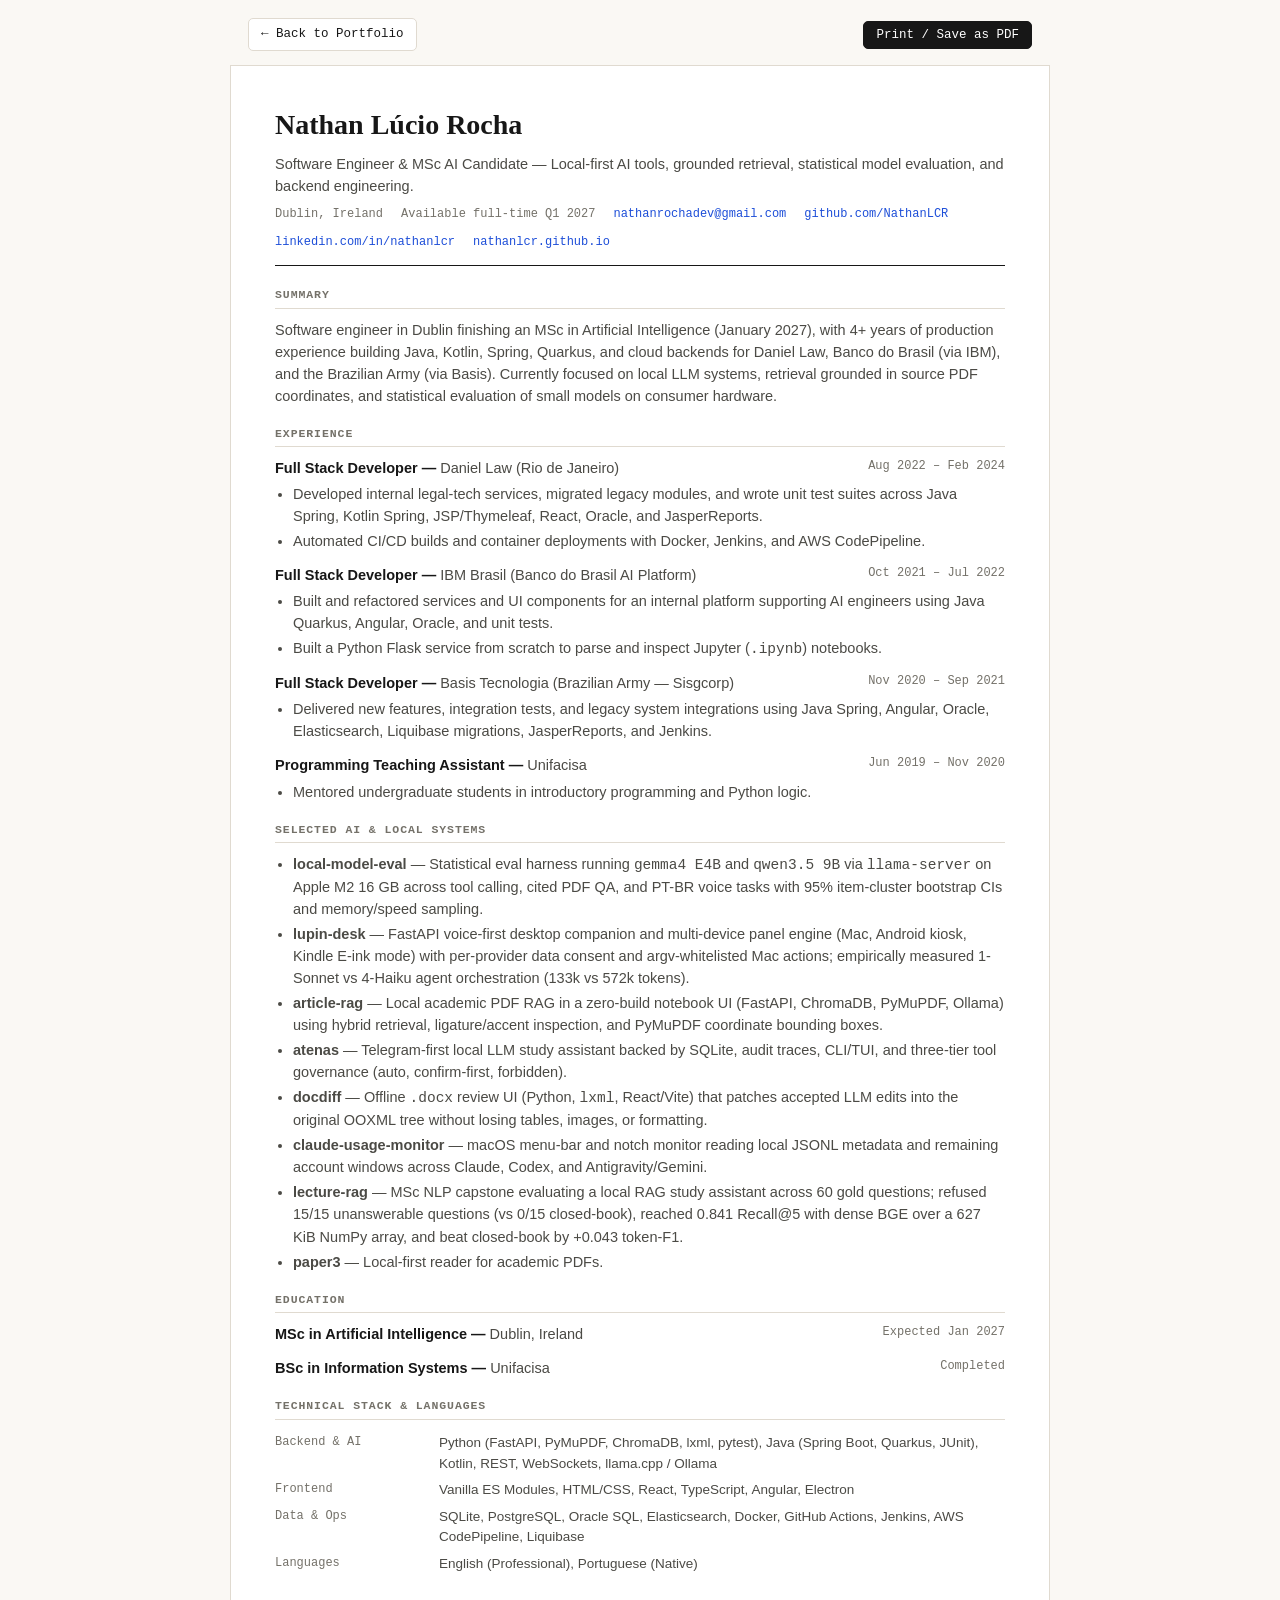
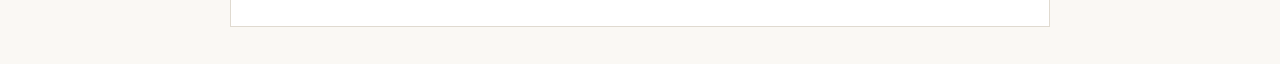
<file: cv.html>
<!DOCTYPE html>
<html lang="en">
<head>
  <meta charset="UTF-8">
  <meta name="viewport" content="width=device-width, initial-scale=1.0">
  <title>CV — Nathan Lúcio Rocha</title>
  <link rel="icon" href="favicon.ico" type="image/x-icon">
  <style>
    :root {
      --bg: #faf8f4;
      --paper: #ffffff;
      --ink: #171717;
      --muted: #4b4a45;
      --faint: #747169;
      --rule: #e0dad0;
      --accent: #1d4ed8;
      --serif: Georgia, "Iowan Old Style", "Palatino Linotype", Palatino, serif;
      --sans: -apple-system, BlinkMacSystemFont, "Segoe UI", Roboto, Helvetica, Arial, sans-serif;
      --mono: ui-monospace, "SF Mono", Menlo, Monaco, Consolas, monospace;
    }
    * { box-sizing: border-box; }
    body {
      margin: 0;
      background: var(--bg);
      color: var(--ink);
      font-family: var(--sans);
      font-size: 14.5px;
      line-height: 1.52;
    }
    .toolbar {
      max-width: 820px;
      margin: 18px auto 0;
      padding: 0 18px;
      display: flex;
      justify-content: space-between;
      align-items: center;
      gap: 12px;
      font-family: var(--mono);
      font-size: 12.5px;
    }
    .toolbar a, .toolbar button {
      color: var(--ink);
      background: var(--paper);
      border: 1px solid var(--rule);
      border-radius: 5px;
      padding: 6px 12px;
      text-decoration: none;
      cursor: pointer;
      font-family: var(--mono);
      font-size: 12.5px;
    }
    .toolbar button {
      background: var(--ink);
      color: var(--paper);
      border-color: var(--ink);
    }
    .sheet {
      max-width: 820px;
      margin: 14px auto 40px;
      background: var(--paper);
      border: 1px solid var(--rule);
      padding: 38px 44px;
    }
    header {
      border-bottom: 1.5px solid var(--ink);
      padding-bottom: 14px;
      margin-bottom: 20px;
    }
    h1 {
      font-family: var(--serif);
      font-size: 28px;
      margin: 0 0 6px 0;
    }
    .subtitle {
      color: var(--muted);
      margin: 0 0 8px 0;
    }
    .meta-line {
      font-family: var(--mono);
      font-size: 12px;
      color: var(--faint);
      display: flex;
      flex-wrap: wrap;
      gap: 10px 18px;
    }
    .meta-line a { color: var(--accent); text-decoration: none; }
    section { margin-bottom: 18px; }
    section:last-child { margin-bottom: 0; }
    h2 {
      font-family: var(--mono);
      font-size: 11.5px;
      text-transform: uppercase;
      letter-spacing: 0.08em;
      color: var(--faint);
      border-bottom: 1px solid var(--rule);
      padding-bottom: 4px;
      margin: 0 0 10px 0;
    }
    .entry { margin-bottom: 12px; }
    .entry:last-child { margin-bottom: 0; }
    .entry-head {
      display: flex;
      flex-wrap: wrap;
      justify-content: space-between;
      gap: 6px;
      font-weight: 600;
    }
    .entry-org { color: var(--muted); font-weight: 500; }
    .entry-when {
      font-family: var(--mono);
      font-size: 12px;
      color: var(--faint);
      font-weight: 400;
    }
    ul {
      margin: 4px 0 0 0;
      padding-left: 18px;
      color: var(--muted);
    }
    li + li { margin-top: 3px; }
    .skills-grid {
      display: grid;
      grid-template-columns: 150px 1fr;
      gap: 6px 14px;
      font-size: 13.5px;
    }
    .skills-grid dt {
      font-family: var(--mono);
      font-size: 12px;
      color: var(--faint);
    }
    .skills-grid dd { margin: 0; color: var(--muted); }
    @media (max-width: 640px) {
      .sheet { padding: 24px 20px; }
      .skills-grid { grid-template-columns: 1fr; }
    }
    @media print {
      body { background: #fff; font-size: 12.5px; }
      .toolbar { display: none; }
      .sheet {
        margin: 0;
        border: none;
        padding: 0;
        max-width: 100%;
      }
      a { color: #000; }
    }
  </style>
</head>
<body>
  <div class="toolbar">
    <a href="index.html">&larr; Back to Portfolio</a>
    <button type="button" onclick="window.print()">Print / Save as PDF</button>
  </div>

  <main class="sheet">
    <header>
      <h1>Nathan Lúcio Rocha</h1>
      <p class="subtitle">Software Engineer &amp; MSc AI Candidate &mdash; Local-first AI tools, grounded retrieval, statistical model evaluation, and backend engineering.</p>
      <div class="meta-line">
        <span>Dublin, Ireland</span>
        <span>Available full-time Q1 2027</span>
        <a href="mailto:nathanrochadev@gmail.com">nathanrochadev@gmail.com</a>
        <a href="https://github.com/NathanLCR">github.com/NathanLCR</a>
        <a href="https://www.linkedin.com/in/nathanlcr/">linkedin.com/in/nathanlcr</a>
        <a href="https://nathanlcr.github.io">nathanlcr.github.io</a>
      </div>
    </header>

    <section>
      <h2>Summary</h2>
      <p style="margin:0;color:var(--muted);">
        Software engineer in Dublin finishing an MSc in Artificial Intelligence (January 2027), with 4+ years of production experience building Java, Kotlin, Spring, Quarkus, and cloud backends for Daniel Law, Banco do Brasil (via IBM), and the Brazilian Army (via Basis). Currently focused on local LLM systems, retrieval grounded in source PDF coordinates, and statistical evaluation of small models on consumer hardware.
      </p>
    </section>

    <section>
      <h2>Experience</h2>

      <div class="entry">
        <div class="entry-head">
          <span>Full Stack Developer &mdash; <span class="entry-org">Daniel Law (Rio de Janeiro)</span></span>
          <span class="entry-when">Aug 2022 &ndash; Feb 2024</span>
        </div>
        <ul>
          <li>Developed internal legal-tech services, migrated legacy modules, and wrote unit test suites across Java Spring, Kotlin Spring, JSP/Thymeleaf, React, Oracle, and JasperReports.</li>
          <li>Automated CI/CD builds and container deployments with Docker, Jenkins, and AWS CodePipeline.</li>
        </ul>
      </div>

      <div class="entry">
        <div class="entry-head">
          <span>Full Stack Developer &mdash; <span class="entry-org">IBM Brasil (Banco do Brasil AI Platform)</span></span>
          <span class="entry-when">Oct 2021 &ndash; Jul 2022</span>
        </div>
        <ul>
          <li>Built and refactored services and UI components for an internal platform supporting AI engineers using Java Quarkus, Angular, Oracle, and unit tests.</li>
          <li>Built a Python Flask service from scratch to parse and inspect Jupyter (<code>.ipynb</code>) notebooks.</li>
        </ul>
      </div>

      <div class="entry">
        <div class="entry-head">
          <span>Full Stack Developer &mdash; <span class="entry-org">Basis Tecnologia (Brazilian Army &mdash; Sisgcorp)</span></span>
          <span class="entry-when">Nov 2020 &ndash; Sep 2021</span>
        </div>
        <ul>
          <li>Delivered new features, integration tests, and legacy system integrations using Java Spring, Angular, Oracle, Elasticsearch, Liquibase migrations, JasperReports, and Jenkins.</li>
        </ul>
      </div>

      <div class="entry">
        <div class="entry-head">
          <span>Programming Teaching Assistant &mdash; <span class="entry-org">Unifacisa</span></span>
          <span class="entry-when">Jun 2019 &ndash; Nov 2020</span>
        </div>
        <ul>
          <li>Mentored undergraduate students in introductory programming and Python logic.</li>
        </ul>
      </div>
    </section>

    <section>
      <h2>Selected AI &amp; Local Systems</h2>
      <ul>
        <li><strong>local-model-eval</strong> &mdash; Statistical eval harness running <code>gemma4 E4B</code> and <code>qwen3.5 9B</code> via <code>llama-server</code> on Apple M2 16 GB across tool calling, cited PDF QA, and PT-BR voice tasks with 95% item-cluster bootstrap CIs and memory/speed sampling.</li>
        <li><strong>lupin-desk</strong> &mdash; FastAPI voice-first desktop companion and multi-device panel engine (Mac, Android kiosk, Kindle E-ink mode) with per-provider data consent and argv-whitelisted Mac actions; empirically measured 1-Sonnet vs 4-Haiku agent orchestration (133k vs 572k tokens).</li>
        <li><strong>article-rag</strong> &mdash; Local academic PDF RAG in a zero-build notebook UI (FastAPI, ChromaDB, PyMuPDF, Ollama) using hybrid retrieval, ligature/accent inspection, and PyMuPDF coordinate bounding boxes.</li>
        <li><strong>atenas</strong> &mdash; Telegram-first local LLM study assistant backed by SQLite, audit traces, CLI/TUI, and three-tier tool governance (auto, confirm-first, forbidden).</li>
        <li><strong>docdiff</strong> &mdash; Offline <code>.docx</code> review UI (Python, <code>lxml</code>, React/Vite) that patches accepted LLM edits into the original OOXML tree without losing tables, images, or formatting.</li>
        <li><strong>claude-usage-monitor</strong> &mdash; macOS menu-bar and notch monitor reading local JSONL metadata and remaining account windows across Claude, Codex, and Antigravity/Gemini.</li>
        <li><strong>lecture-rag</strong> &mdash; MSc NLP capstone evaluating a local RAG study assistant across 60 gold questions; refused 15/15 unanswerable questions (vs 0/15 closed-book), reached 0.841 Recall@5 with dense BGE over a 627 KiB NumPy array, and beat closed-book by +0.043 token-F1.</li>
        <li><strong>paper3</strong> &mdash; Local-first reader for academic PDFs.</li>
      </ul>
    </section>

    <section>
      <h2>Education</h2>
      <div class="entry">
        <div class="entry-head">
          <span>MSc in Artificial Intelligence &mdash; <span class="entry-org">Dublin, Ireland</span></span>
          <span class="entry-when">Expected Jan 2027</span>
        </div>
      </div>
      <div class="entry">
        <div class="entry-head">
          <span>BSc in Information Systems &mdash; <span class="entry-org">Unifacisa</span></span>
          <span class="entry-when">Completed</span>
        </div>
      </div>
    </section>

    <section>
      <h2>Technical Stack &amp; Languages</h2>
      <dl class="skills-grid">
        <dt>Backend &amp; AI</dt>
        <dd>Python (FastAPI, PyMuPDF, ChromaDB, lxml, pytest), Java (Spring Boot, Quarkus, JUnit), Kotlin, REST, WebSockets, llama.cpp / Ollama</dd>
        <dt>Frontend</dt>
        <dd>Vanilla ES Modules, HTML/CSS, React, TypeScript, Angular, Electron</dd>
        <dt>Data &amp; Ops</dt>
        <dd>SQLite, PostgreSQL, Oracle SQL, Elasticsearch, Docker, GitHub Actions, Jenkins, AWS CodePipeline, Liquibase</dd>
        <dt>Languages</dt>
        <dd>English (Professional), Portuguese (Native)</dd>
      </dl>
    </section>
  </main>
</body>
</html>
</file>
